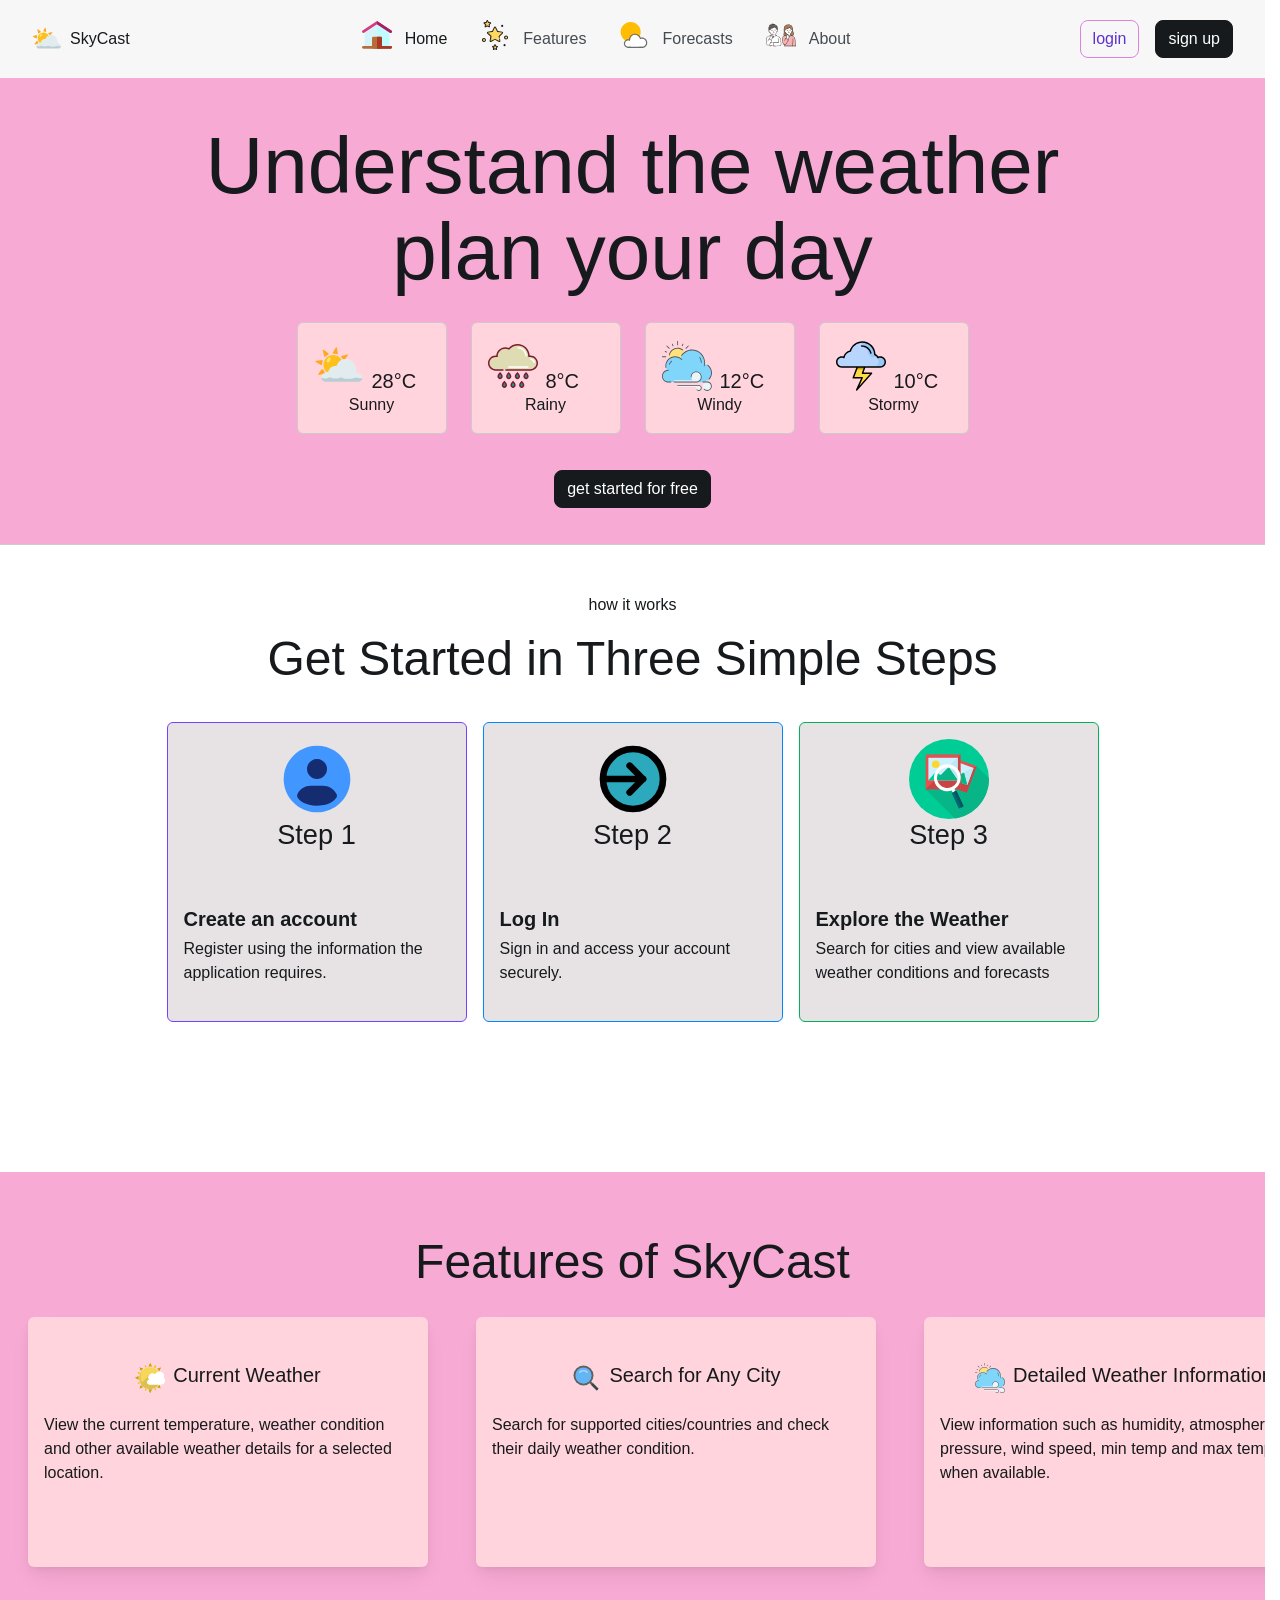
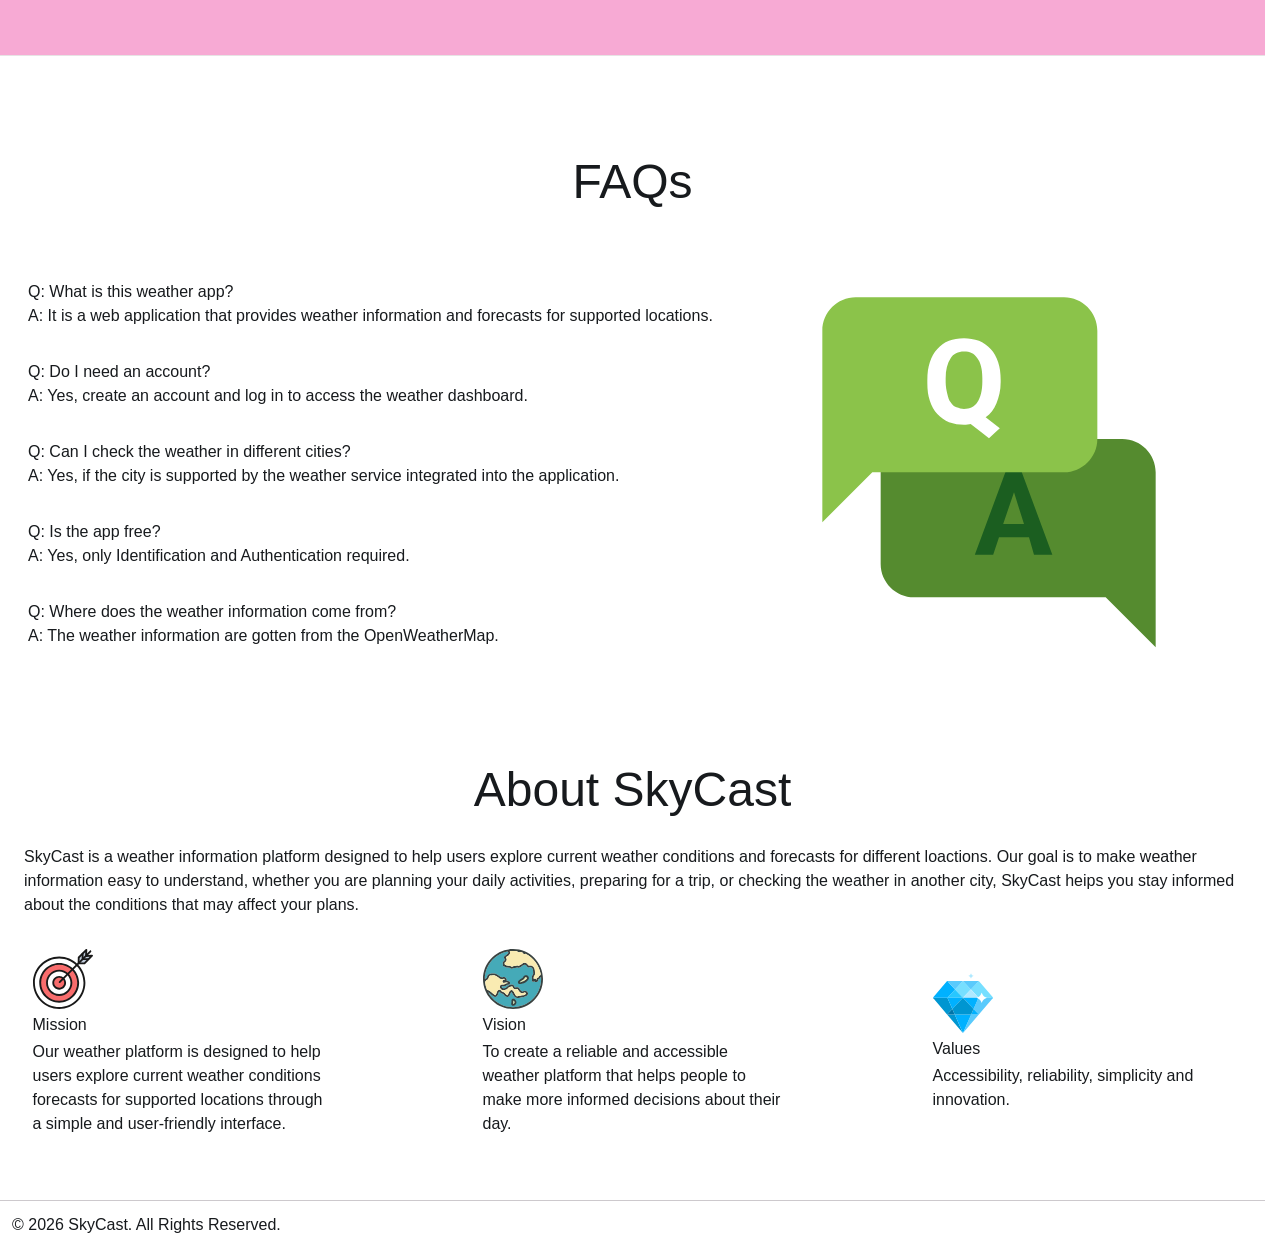
<file: index.html>
<!DOCTYPE html>
<html lang="en">
  <head>
    <meta charset="UTF-8" />
    <meta name="viewport" content="width=device-width, initial-scale=1.0" />
    <title>SkyCast</title>
    <link
      href="bootstrap-6.0.0-alpha.1-dist/bootstrap-6.0.0-alpha.1-dist/css/bootstrap.min.css"
      rel="stylesheet"
    />
    <link href="style.css" rel="stylesheet" />
  </head>
  <body>
    <nav class="d-none rounded open overflow-scroll mx-4" id="home">
      <div class="d-flex align-items-center gap-3">
        <img
          src="image/sun.svg"
          class="img-fluid object-fit-contain"
          style="width: 30px; height: 30px"
        />
        <a class="navbar-brand" href="#">SkyCast</a>
      </div>
      <ul class="d-flex mt-7">
        <li class="nav-item ms-5">
          <a href="">
            <img
              src="image/house.svg"
              class="img-fluid object-fit-contain"
              style="width: 30px; height: 30px"
            />
          </a>
          <a
            class="nav-link active"
            aria-current="page"
            href="index.html"
            >Home</a
          >
        </li>
        <li class="nav-item ms-5">
          <a href="#features">
            <img
              src="image/star.svg"
              class="img-fluid object-fit-contain"
              style="width: 30px; height: 30px"
            />
          </a>
          <a class="nav-link" href="#features">Features</a>
        </li>
        <li class="nav-item ms-5">
          <a href="login.html">
            <img
              src="image/weather.svg"
              class="img-fluid object-fit-contain"
              style="width: 30px; height: 30px"
            />
          </a>
          <a class="nav-link" href="login.html">Forecasts</a>
        </li>
        <li class="nav-item ms-5">
          <a href="#about">
            <img
              src="image/about.svg"
              class="img-fluid object-fit-contain"
              style="width: 30px; height: 30px"
            />
          </a>
          <a href="#about" class="nav-link">About</a>
        </li>
      </ul>
      <div class="d-flex gap-4 mt-5">
        <a href="login.html"
          ><button type="button" class="btn btn-outline theme-accent">
            login
          </button></a
        >
        <a href="registration.html"
          ><button type="button" class="btn btn-solid theme-inverse">
            sign up
          </button></a
        >
      </div>
    </nav>
    <nav class="navbar sm:navbar-expand bg-1 fg-2 container-fluid p-6 close" id="home">
      <div class="container-fluid">
        <div class="d-flex align-items-center gap-3">
          <img
            src="image/sun.svg"
            class="img-fluid object-fit-contain"
            style="width: 30px; height: 30px"
          />
          <a class="navbar-brand" href="#">SkyCast</a>
        </div>
        <button
          class="btn-icon navbar-toggler"
          type="button"
          data-bs-toggle="drawer"
          data-bs-target="#navbarNav"
          aria-controls="navbarNav"
          aria-expanded="false"
          aria-label="Toggle navigation"
        >
          <span class="navbar-toggler-icon" aria-hidden="true"></span>
        </button>
        <dialog
          class="drawer drawer-end"
          tabindex="-1"
          id="navbarNav"
          aria-labelledby="navbarNavLabel"
        >
          <div class="drawer-header">
            <h5 class="drawer-title" id="navbarNavLabel">Menu</h5>
            <button
              type="button"
              class="btn-close"
              data-bs-dismiss="drawer"
              aria-label="Close"
            ></button>
          </div>
          <div class="drawer-body">
            <ul class="navbar-nav mx-auto">
              <li class="nav-item ms-5">
                <a href="">
                  <img
                    src="image/house.svg"
                    class="img-fluid object-fit-contain"
                    style="width: 30px; height: 30px"
                  />
                </a>
                <a
                  class="nav-link active"
                  aria-current="page"
                  href="index.html"
                  >Home</a
                >
              </li>
              <li class="nav-item ms-5">
                <a href="#features">
                  <img
                    src="image/star.svg"
                    class="img-fluid object-fit-contain"
                    style="width: 30px; height: 30px"
                  />
                </a>
                <a class="nav-link" href="#features">Features</a>
              </li>
              <li class="nav-item ms-5">
                <a href="login.html">
                  <img
                    src="image/weather.svg"
                    class="img-fluid object-fit-contain"
                    style="width: 30px; height: 30px"
                  />
                </a>
                <a class="nav-link" href="login.html"
                  >Forecasts</a
                >
              </li>
              <li class="nav-item ms-5">
                <a href="#about">
                  <img
                    src="image/about.svg"
                    class="img-fluid object-fit-contain"
                    style="width: 30px; height: 30px"
                  />
                </a>
                <a href="#about" class="nav-link">About</a>
              </li>
            </ul>
            <a href="login.html"
              ><button type="button" class="btn btn-outline theme-accent">
                login
              </button></a
            >
            <a href="registration.html"
              ><button type="button" class="btn btn-solid theme-inverse">
                sign up
              </button></a
            >
          </div>
        </dialog>
      </div>
    </nav>
    <div class="container-fluid bg-muted-accent border-bottom">
      <div class="d-flex align-items-center justify-content-center flex-column">
        <h3 class="text-6xl font-body pb-0 pt-12 text-center">
          Understand the weather
        </h3>
        <h3 class="text-6xl font-body text-center">plan your day</h3>
        <div
          class="d-flex align-items-center justify-content-center gap-7 mt-7 none"
        >
          <div
            class="border p-5 bg-subtle-accent rounded-4"
            style="width: 150px"
          >
            <div class="d-flex align-items-center gap-3">
              <img
                src="image/sun.svg"
                class="img-fluid object-fit-cover"
                style="width: 50px; height: 50px"
              />
              <h4 class="text-center mb-0">28°C</h4>
            </div>
            <p class="text-center mb-0">Sunny</p>
          </div>
          <div
            class="border p-5 bg-subtle-accent rounded-4"
            style="width: 150px"
          >
            <div class="d-flex align-items-center gap-3">
              <img
                src="image/rain.svg"
                class="img-fluid object-fit-cover"
                style="width: 50px; height: 50px"
              />
              <h4 class="text-center mb-0">8°C</h4>
            </div>
            <p class="text-center mb-0">Rainy</p>
          </div>
          <div
            class="border p-5 bg-subtle-accent rounded-4"
            style="width: 150px"
          >
            <div class="d-flex align-items-center gap-3">
              <img
                src="image/wind.svg"
                class="img-fluid object-fit-cover"
                style="width: 50px; height: 50px"
              />
              <h4 class="text-center mb-0">12°C</h4>
            </div>
            <p class="text-center mb-0">Windy</p>
          </div>
          <div
            class="border p-5 bg-subtle-accent rounded-4"
            style="width: 150px"
          >
            <div class="d-flex align-items-center gap-3">
              <img
                src="image/storm.svg"
                class="img-fluid object-fit-cover"
                style="width: 50px; height: 50px"
              />
              <h4 class="text-center mb-0">10°C</h4>
            </div>
            <p class="text-center mb-0">Stormy</p>
          </div>
        </div>
      </div>
      <div
        class="d-flex align-items-center justify-content-center gap-5 pt-10 pb-10"
      >
        <a href="registration.html"
          ><button type="button" class="btn btn-solid theme-inverse">
            get started for free
          </button></a
        >
      </div>
    </div>
    <div class="mt-12">
      <p class="text-center">how it works</p>
      <h2 class="mb-10 text-center text-4xl">
        Get Started in Three Simple Steps
      </h2>
      <div class="d-flex align-items-center justify-content-center gap-5 step">
        <div
          class="border p-5 bg-muted-secondary border-accent rounded-4 steps"
          style="width: 300px; height: 250px"
        >
          <div
            class="d-flex align-items-center justify-content-center flex-column"
          >
            <img
              src="image/create.svg"
              class="img-fluid object-fit-contain"
              style="width: 80px; height: 80px"
            />
            <h3 class="pb-6">Step 1</h3>
          </div>
          <h4 class="fw-bold">Create an account</h4>
          <p>Register using the information the application requires.</p>
        </div>
        <div
          class="border p-5 bg-muted-secondary border-primary rounded-4 steps"
          style="width: 300px; height: 250px"
        >
          <div
            class="d-flex align-items-center justify-content-center flex-column"
          >
            <img
              src="image/login.svg"
              class="img-fluid object-fit-contain"
              style="width: 80px; height: 80px"
            />
            <h3 class="pb-6">Step 2</h3>
          </div>
          <h4 class="fw-bold">Log In</h4>
          <p>Sign in and access your account securely.</p>
        </div>
        <div
          class="border p-5 bg-muted-secondary border-success rounded-4 steps"
          style="width: 300px; height: 250px"
        >
          <div
            class="d-flex align-items-center justify-content-center flex-column"
          >
            <img
              src="image/explore.svg"
              class="img-fluid object-fit-contain"
              style="width: 80px; height: 80px"
            />
            <h3 class="pb-6">Step 3</h3>
          </div>
          <h4 class="fw-bold">Explore the Weather</h4>
          <p>
            Search for cities and view available weather conditions and
            forecasts
          </p>
        </div>
      </div>
    </div>
    <div
      class="features bg-muted-accent p-5 pb-12 border-bottom border-secondary"
      id="features"
    >
      <h3 class="text-4xl text-center mb-0 mt-12">Features of SkyCast</h3>
      <div class="grid grid-cols-3 feature">
        <div
          class="mt-8 p-5 bg-subtle-accent mx-4 rounded-4 shadow text-start box"
        >
          <div
            class="d-flex align-items-center justify-content-center gap-3 mb-6"
          >
            <img
              src="image/weather1.svg"
              class="img-fluid object-fit-contain"
              style="width: 30px; height: 30px"
            />
            <h4>Current Weather</h4>
          </div>
          <p>
            View the current temperature, weather condition and other available
            weather details for a selected location.
          </p>
        </div>
        <div
          class="mt-8 p-5 bg-subtle-accent mx-4 rounded-4 shadow text-start box"
        >
          <div
            class="d-flex align-items-center gap-3 justify-content-center mb-6"
          >
            <img
              src="image/search.svg"
              class="img-fluid object-fit-contain"
              style="width: 30px; height: 30px"
            />
            <h4>Search for Any City</h4>
          </div>
          <p>
            Search for supported cities/countries and check their daily weather
            condition.
          </p>
        </div>
        <div
          class="mt-8 p-5 bg-subtle-accent mx-4 rounded-4 shadow text-start box"
        >
          <div
            class="d-flex align-items-center gap-3 justify-content-center mb-6"
          >
            <img
              src="image/wind.svg"
              class="img-fluid object-fit-contain"
              style="width: 30px; height: 30px"
            />
            <h4>Detailed Weather Information</h4>
          </div>
          <p>
            View information such as humidity, atmospheric pressure, wind speed,
            min temp and max temp when available.
          </p>
        </div>
      </div>
    </div>
    <h3 class="text-4xl mx-4 text-center faq">FAQs</h3>
    <div class="d-flex align-items-center gap-12" id="faq">
      <div>
        <div class="mx-4 p-5">
          <p class="mb-0">Q: What is this weather app?</p>
          <p class="mb-0">
            A: It is a web application that provides weather information and
            forecasts for supported locations.
          </p>
        </div>
        <div class="mx-4 p-5">
          <p class="mb-0">Q: Do I need an account?</p>
          <p class="mb-0">
            A: Yes, create an account and log in to access the weather
            dashboard.
          </p>
        </div>
        <div class="mx-4 p-5">
          <p class="mb-0">Q: Can I check the weather in different cities?</p>
          <p class="mb-0">
            A: Yes, if the city is supported by the weather service integrated
            into the application.
          </p>
        </div>
        <div class="mx-4 p-5">
          <p class="mb-0">Q: Is the app free?</p>
          <p class="mb-0">
            A: Yes, only Identification and Authentication required.
          </p>
        </div>
        <div class="mx-4 p-5">
          <p class="mb-0">Q: Where does the weather information come from?</p>
          <p class="mb-0">
            A: The weather information are gotten from the OpenWeatherMap.
          </p>
        </div>
      </div>
      <img
        src="image/faq.svg"
        class="img-fluid object-fit-contain"
        style="width: 400px; height: 500px"
      />
    </div>
    <div class="mx-4" id="about">
      <h2 class="text-center mb-8 text-4xl about">About SkyCast</h2>
      <p class="mx-4">
        SkyCast is a weather information platform designed to help users explore
        current weather conditions and forecasts for different loactions. Our
        goal is to make weather information easy to understand, whether you are
        planning your daily activities, preparing for a trip, or checking the
        weather in another city, SkyCast heips you stay informed about the
        conditions that may affect your plans.
      </p>
      <div class="d-flex align-items-center justify-content-center item">
        <div class="mt-5" style="width: 300px">
          <img
            src="image/target.svg"
            class="img-fluid object-fit-contain mb-2"
            style="width: 60px; height: 60px"
          />
          <h5>Mission</h5>
          <p>
            Our weather platform is designed to help users explore current
            weather conditions forecasts for supported locations through a
            simple and user-friendly interface.
          </p>
        </div>
        <div class="mt-5" style="width: 300px">
          <img
            src="image/globe.svg"
            class="img-fluid object-fit-contain mb-2"
            style="width: 60px; height: 60px"
          />
          <h5>Vision</h5>
          <p>
            To create a reliable and accessible weather platform that helps
            people to make more informed decisions about their day.
          </p>
        </div>
        <div class="mt-5" style="width: 300px">
          <img
            src="image/gem.svg"
            class="img-fluid object-fit-contain mb-2"
            style="width: 60px; height: 60px"
          />
          <h5>Values</h5>
          <p>Accessibility, reliability, simplicity and innovation.</p>
        </div>
      </div>
    </div>
    <footer>
      <div class="border-top border-muted-accent mt-12 position-relative">
        <p class="mx-4 mt-4">© 2026 SkyCast. All Rights Reserved.</p>
        <p
          class="mt-4 position-absolute top-0 end-0 mx-12 bg-accent rounded-4 p-2 d-none top"
        >
          <!-- <a href="#home" class="text-decoration-none fg-white up">
            Back to top
          </a> -->
          <a href="#home" class="text-decoration-none fg-white">
            ↑
          </a>
        </p>
      </div>
    </footer>
    <script src="bootstrap-6.0.0-alpha.1-dist/bootstrap-6.0.0-alpha.1-dist/js/bootstrap.bundle.min.js"></script>
  </body>
</html>
</file>
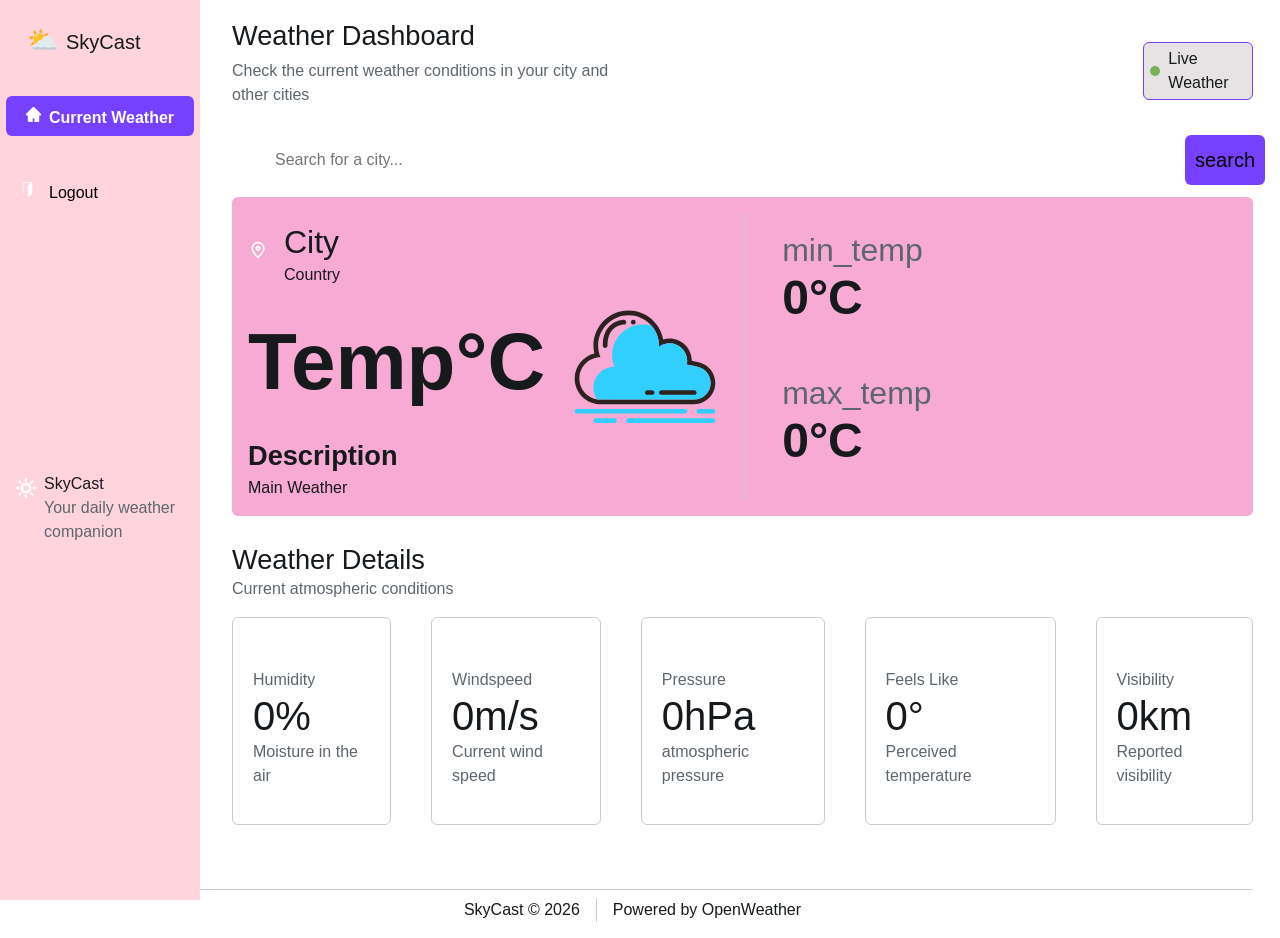
<file: forecast.html>
<!DOCTYPE html>
<html lang="en">
<head>
  <meta charset="UTF-8">
  <meta name="viewport" content="width=device-width, initial-scale=1.0">
  <title>forecast</title>
  <link
    href="bootstrap-6.0.0-alpha.1-dist/bootstrap-6.0.0-alpha.1-dist/css/bootstrap.min.css"
    rel="stylesheet"
  />
  <link href="style.css" rel="stylesheet" />
</head>
<body>
  <nav class="nav2 bg-muted-accent">
    <div class="d-flex align-items-center gap-2">
      <img src="image/sun.svg" class="img-fluid object-fit-contain mt-5" style="width: 20px; height: 20px">
      <h4 class="mb-5">SkyCast</h4>
    </div>
      <p class="mb-0 mt-5"><a href="forecast.html" class="text-decoration-none fg-white fw-semibold">Current Weather</a></p>
      <!-- <p class="mb-0 mt-5"><a href="index.html" class="text-decoration-none fg-white">Logout</a></p> -->
       <button onclick="logout()" class="border-0 bg-muted-accent mt-4">Logout</button>
  </nav>
  <nav class="bg-subtle-accent position-fixed top-0 nav1" style="width: 200px; height: 100vh">
    <div class="d-flex align-items-center gap-3 ms-8">
      <img src="image/sun.svg" class="img-fluid object-fit-contain mt-6" style="width: 30px; height: 30px">
      <h4>SkyCast</h4>
    </div>
    <div class="d-flex align-items-start justify-content-center gap-3 mt-10 rounded-4 bg-accent mx-2 py-2 px-4">
      <a href="forecast.html">
        <img src="image/home.svg" class="img-fluid object-fit-contain" style="width: 15px; height: 15px">
      </a>
      <p class="mb-0 pt-1"><a href="forecast.html" class="text-decoration-none fg-white fw-semibold">Current Weather</a></p>
    </div>
    <div class="d-flex align-items-center gap-3 mt-10 ms-6">
      <a href="index.html">
        <img src="image/logout.svg" class="img-fluid object-fit-contain" style="width: 15px; height: 15px">
      </a>
      <!-- <p class="mb-0"><a href="index.html" class="text-decoration-none fg-white">Logout</a></p> -->
      <button onclick="logout()" class="border-0 bg-subtle-accent mt-3">Logout</button>
    </div>
    <div class="d-flex align-items-start gap-3 p-5" style="margin-top: 250px;">
      <img src="image/sun1.svg" class="img-fluid object-fit-contain mt-2" style="width: 20px; height: 20px">
      <div>
        <p class="mb-0">SkyCast</p>
        <p class="mb-0 fg-secondary">Your daily weather companion</p>
      </div>
    </div>
  </nav>
  <div class="container-fluid">
    <div class="mt-6 d-flex align-items-center head" style="margin-left: 220px; gap: 520px">
      <div>
        <h3>Weather Dashboard</h3>
        <p class="fg-secondary">Check the current weather conditions in your city and other cities</p>
      </div>
      <div class="d-flex align-items-center gap-3 border rounded-4 p-1 bg-muted-secondary border-accent px-2 live">
        <img src="image/green-circle.svg" class="img-fluid object-fit-contain" style="width: 10px; height: 10px">
        <p class="mb-0">Live Weather</p>
      </div>
    </div>
    <form id="weather-form" style="margin-left: 220px;" class="d-flex align-items-center">
      <div class="name position-relative">
        <img src="image/search2.svg" class="img-fluid object-fit-contain" style="width: 20px; height: 20px">
        <input type="text" id="searchInput" placeholder="Search for a city...">
      </div>
      <button type="submit" class="rounded-4 border-0 bg-accent fs-lg" style="padding: 10px; width: 150px">search</button>
    </form>
    <div style="margin-left: 220px" class="bg-muted-accent p-5 rounded-4 fore">
      <div class="d-flex align-items-center gap-10">
        <div class="border-end bod">
          <div class="d-flex align-items-center gap-5">
            <img src="image/location.svg" class="img-fluid object-fit-contain" style="width: 20px; height: 20px">
            <div class="mt-3">
              <p id="weathercity" class="mb-0 text-2xl">City</p>
              <p id="weathercountry" class="mb-0">Country</p>
            </div>
          </div>
          <div class="d-flex align-items-center gap-0" style="height: 150px">
            <p id="weathertemp" class="fs-6xl text fw-semibold mb-0">Temp°C</p>
            <img src="image/clouds.svg" class="img-fluid object-fit-contain" style="width: 200px; height:150px"
            id="weathericon">
          </div>
          <p id="weatherdesc" class="mb-0 text-xl fw-semibold">Description</p>
          <p id="weathermain" class="mb-0">Main Weather</p>
        </div>
        <div>
          <div class="mb-12">
            <p class="mb-0 text-2xl fg-secondary">min_temp</p>
            <p id="min_temp" class="text-4xl fw-semibold">0°C</p>
          </div>
          <div>
            <p class="mb-0 text-2xl fg-secondary">max_temp</p>
            <p id="max_temp" class="text-4xl fw-semibold">0°C</p>
          </div>
        </div>
      </div>
    </div>
    <div style="margin-left: 220px" class="details">
      <div class="mt-8">
        <h3 class="mb-0">Weather Details</h3>
        <p class="fg-secondary">Current atmospheric conditions</p>
      </div> 
      <div class="d-flex align-items-center mb-5 gap-11 details1">
        <div class="border rounded-4 p-6">
          <img src="image/humidity.svg" class="img-fluid object-fit-contain" style="width: 30px; height: 30px">
          <p class="fg-secondary mb-0">Humidity</p>
          <p class="mb-0 text-3xl" id="humidity">0%</p>
          <p class="fg-secondary">Moisture in the air</p>
        </div>
        <div class="border rounded-4 p-6">
          <img src="image/windspeed.svg" class="img-fluid object-fit-contain" style="width: 30px; height: 30px">
          <p class="fg-secondary mb-0">Windspeed</p>
          <p class="mb-0 text-3xl" id="speed">0m/s</p>
          <p class="fg-secondary">Current wind speed</p>
        </div>
        <div class="border rounded-4 p-6">
          <img src="image/pressure.svg" class="img-fluid object-fit-contain" style="width: 30px; height: 30px">
          <p class="fg-secondary mb-0">Pressure</p>
          <p class="mb-0 text-3xl" id="pressure">0hPa</p>
          <p class="fg-secondary">atmospheric pressure</p>
        </div>
        <div class="border rounded-4 p-6">
          <img src="image/feelslike.svg" class="img-fluid object-fit-contain" style="width: 30px; height: 30px">
          <p class="fg-secondary mb-0">Feels Like</p>
          <p class="mb-0 text-3xl" id="weatherfeel">0°</p>
          <p class="fg-secondary">Perceived temperature</p>
        </div>
        <div class="border rounded-4 p-6">
          <img src="image/visibility.svg" class="img-fluid object-fit-contain" style="width: 30px; height: 30px">
          <p class="fg-secondary mb-0">Visibility</p>
          <p class="mb-0 text-3xl" id="visibility">0km</p>
          <p class="fg-secondary">Reported visibility</p>
        </div>
      </div>
    </div>
    <footer class="pt-12">
      <div class="d-flex align-items-center gap-5 border-top justify-content-center pt-3">
        <p class="border-end pe-5">SkyCast © 2026</p>
        <p>Powered by OpenWeather</p>
      </div>
    </footer>
  </div>
  <script src="script.js"></script>
</body>
</html>
</file>
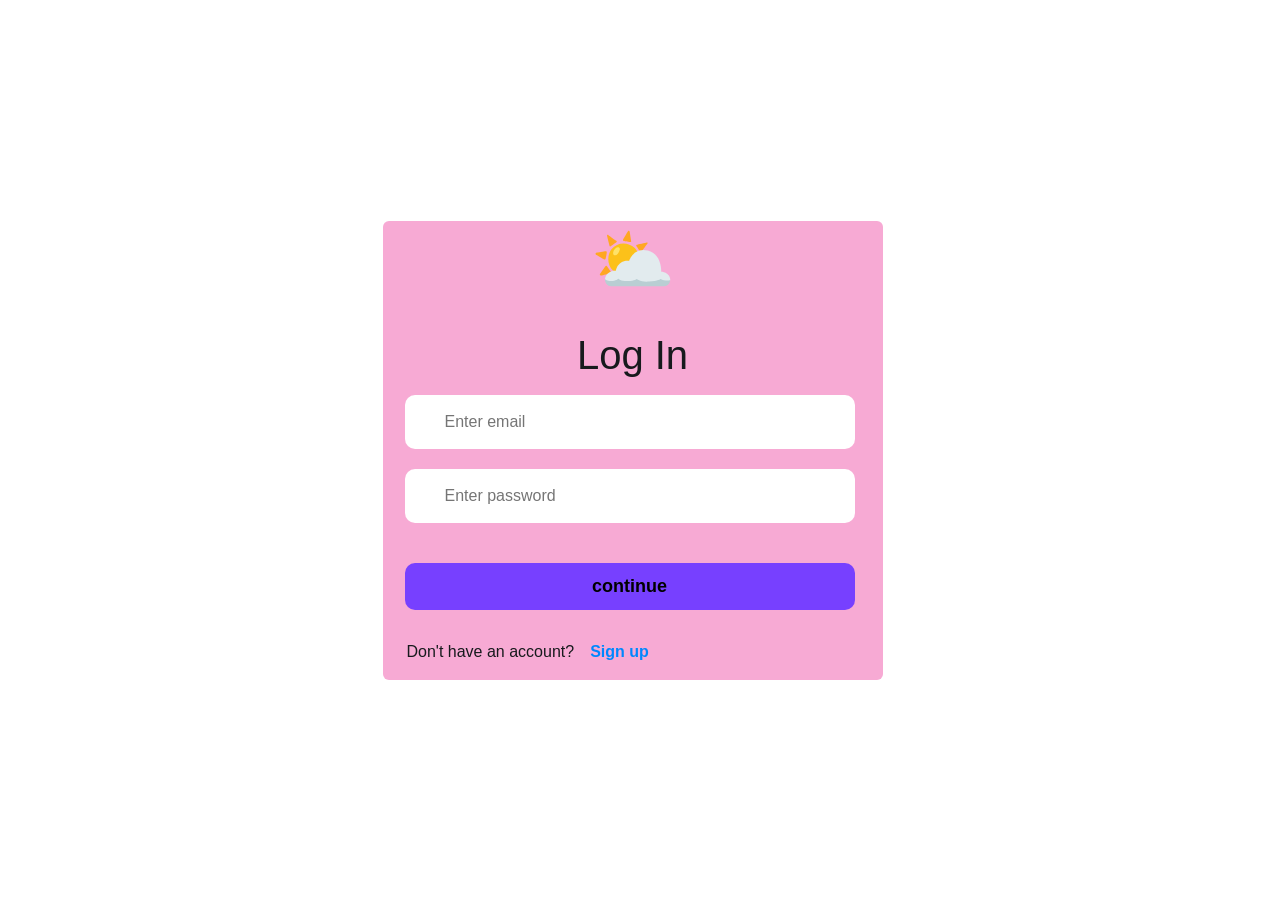
<file: login.html>
<!DOCTYPE html>
<html lang="en">
  <head>
    <meta charset="UTF-8" />
    <meta name="viewport" content="width=device-width, initial-scale=1.0" />
    <title>login</title>
    <link
      href="bootstrap-6.0.0-alpha.1-dist/bootstrap-6.0.0-alpha.1-dist/css/bootstrap.min.css"
      rel="stylesheet"
    />
    <link href="style.css" rel="stylesheet" />
  </head>
  <body class="body">
    <form id="login-form">
      <div class="container bg-muted-accent rounded-4 login" style="width: 500px">
        <div class="d-flex align-items-center justify-content-center flex-column">
          <img
            src="image/sun.svg"
            class="img-fluid object-fit-contain"
            style="width: 80px; height: 80px"
            id="logo"
          />
          <h4 class="text-3xl">Log In</h4>
        </div>
        <div class="position-relative name">
          <img
            src="image/email.svg"
            class="img-fluid object-fit-contain"
            style="width: 20px; height: 20px"
          />
          <input type="email" id="email" placeholder="Enter email" /><br />
        </div>
        <div class="position-relative name">
          <img
            src="image/password.svg"
            class="img-fluid object-fit-contain"
            style="width: 20px; height: 20px"
          />
          <input type="password" id="pwd" placeholder="Enter password" /><br />
        </div>
        <button type="submit" id="btn" class="bg-accent fw-bold">continue</button>
        <div class="d-flex align-items-center mx-4 gap-5">
          <p>Don't have an account?</p>
          <p>
            <a href="registration.html" class="text-decoration-none fw-bolder"
              >Sign up</a
            >
          </p>
        </div>
      </div>
    </form>
    <script src="bootstrap-6.0.0-alpha.1-dist/bootstrap-6.0.0-alpha.1-dist/js/bootstrap.bundle.js"></script>
    <script src="login.js"></script>
  </body>
</html>
</file>
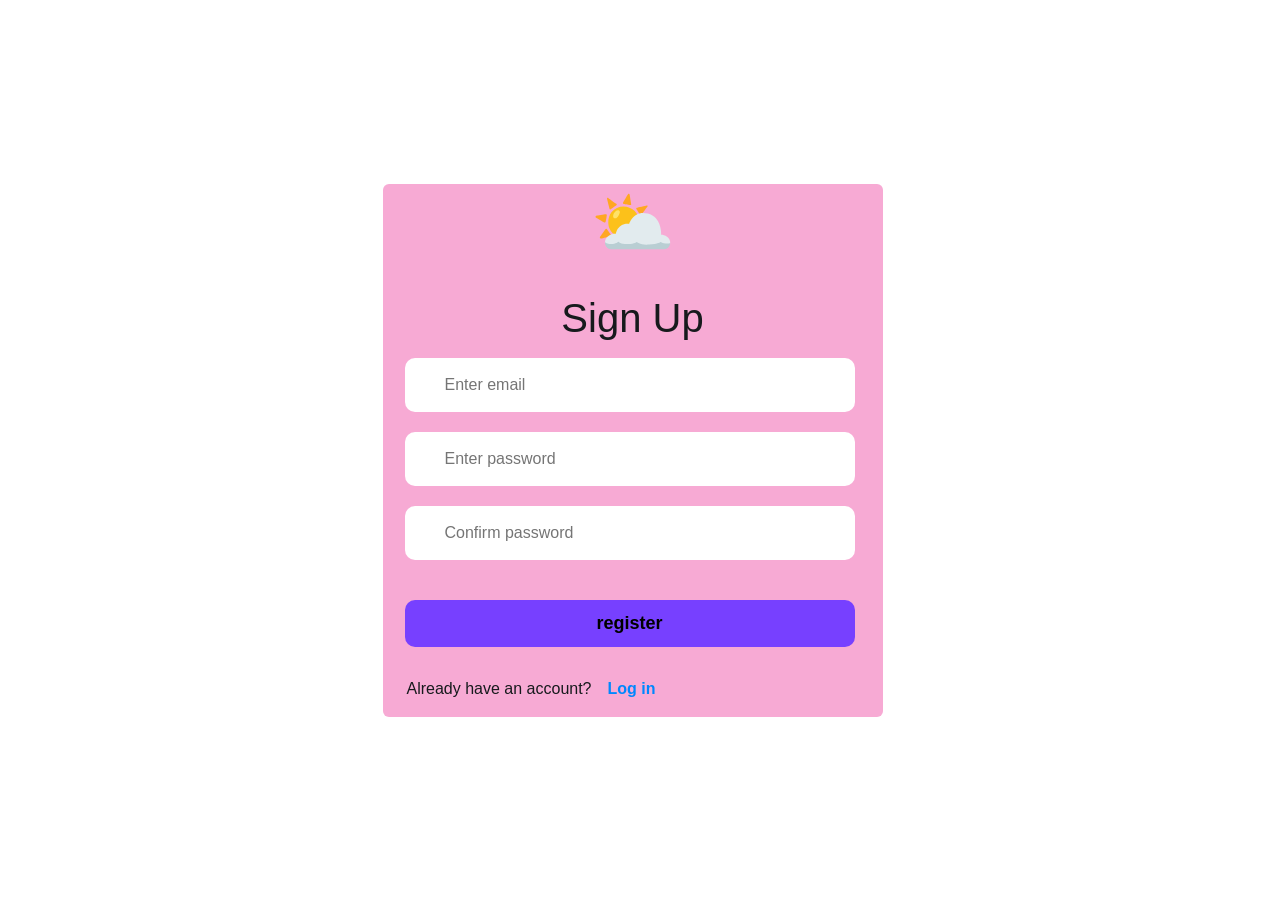
<file: registration.html>
<!DOCTYPE html>
<html lang="en">
  <head>
    <meta charset="UTF-8" />
    <meta name="viewport" content="width=device-width, initial-scale=1.0" />
    <title>registration</title>
    <link
      href="bootstrap-6.0.0-alpha.1-dist/bootstrap-6.0.0-alpha.1-dist/css/bootstrap.min.css"
      rel="stylesheet"
    />
    <link href="style.css" rel="stylesheet" />
  </head>
  <body class="body">
    <form id="register-form">
      <div
        class="container bg-muted-accent rounded-4 register"
        style="width: 500px"
      >
        <div class="d-flex align-items-center justify-content-center flex-column">
          <img
            src="image/sun.svg"
            class="img-fluid object-fit-contain"
            id="logo"
            style="width: 80px; height: 80px"
          />
          <h4 class="text-3xl">Sign Up</h4>
        </div>
        <div class="position-relative name">
          <img
            src="image/email.svg"
            class="img-fluid object-fit-contain"
            style="width: 20px; height: 20px"
          />
          <input type="email" id="email" placeholder="Enter email" /><br />
        </div>
        <div class="position-relative name">
          <img
            src="image/password.svg"
            class="img-fluid object-fit-contain"
            style="width: 20px; height: 20px"
          />
          <input type="password" id="pwd" placeholder="Enter password" /><br />
        </div>
        <div class="position-relative name">
          <img
            src="image/password.svg"
            class="img-fluid object-fit-contain"
            style="width: 20px; height: 20px"
          />
          <input type="password" id="password" placeholder="Confirm password" /><br />
        </div>
        <button type="submit" id="btn" class="bg-accent fw-bold">register</button>
        <div class="d-flex align-items-center mx-4 gap-5">
          <p>Already have an account?</p>
          <p>
            <a href="login.html" class="text-decoration-none fw-bolder">Log in</a>
          </p>
        </div>
      </div>
    </form>

    <script src="bootstrap-6.0.0-alpha.1-dist/bootstrap-6.0.0-alpha.1-dist/js/bootstrap.bundle.js"></script>
    <script src="register.js"></script>
  </body>
</html>
</file>
<file: style.css>
body,
html {
  scroll-behavior: smooth;
}
.item {
  gap: 150px;
}
.features {
  margin-top: 150px;
}
.steps{
  height: 300px !important;
}
.faq {
  margin-top: 100px;
}
.about {
  margin-top: 50px;
}
footer p a:hover {
  text-decoration: underline;
}
.body {
  display: flex;
  justify-content: center;
  align-items: center;
  height: 100vh;
}
input {
  width: 450px;
  padding: 15px 40px;
  margin: 10px 10px 10px 10px;
  border-radius: 10px;
  border: none;
}
#searchInput{
  width: 940px;
  margin-left: 3px;
}
#btn {
  width: 450px;
  padding: 10px;
  margin: 30px 10px 30px 10px;
  border-radius: 10px;
  border: none;
  font-size: large;
}
.name img {
  position: absolute;
  margin-left: 20px;
  top: 30px;
  transform: translateX(-30);
}
#btn:hover {
  background-color: purple;
}
.box{
  width: 400px !important;
  height: 250px !important;
  margin-bottom: 40px !important;
}
.box img, h4{
  margin-top: 30px !important;
}
.nav2{
  display: none;
}
@media (max-width: 577px) {
  .none {
    display: none;
  }
  .faq {
    display: none;
  }
  #faq {
    display: none;
  }
  .item {
    flex-direction: column;
    gap: 0;
  }
  .item img {
    width: 25px !important;
    height: 25px !important;
  }
  .step {
    margin-left: 20px;
    margin-right: 20px;
    flex-direction: column !important;
  }
  .step img {
    width: 25px !important;
    height: 25px !important;
  }
  .steps{
    height: 250px !important;
  }
  .features {
    margin-top: 30px !important;
  }
  .feature {
    overflow-x: scroll !important;
    gap: 2px !important;
    padding: 5px !important;
  }
  .box {
    margin: 5px !important;
    width: 330px !important;
    margin-top: 25px !important;
  }
  .feature img {
    width: 20px !important;
    height: 20px !important;
  }
  .up {
    display: none;
  }
  .top {
    display: block;
  }
  .close {
    display: none;
  }
  .open {
    display: flex;
    gap: 30px;
  }
  .login {
    margin-left: 20px !important;
    margin-right: 10px !important;
    width: 350px !important;
  }
  .login input {
    width: 95% !important;
  }
  .login button {
    width: 95% !important;
  }
  .login img {
    width: 20px !important;
    height: 20px !important;
    margin-top: 1px !important;
    margin-left: 20px !important;
  }
  .register {
    margin-left: 20px !important;
    margin-right: 10px !important;
    width: 350px !important;
  }
  .register input {
    width: 95% !important;
  }
  .register button {
    width: 95% !important;
  }
  .register img {
    width: 20px !important;
    height: 20px !important;
    margin-top: 0px !important;
    margin-left: 20px !important;
  }
  #logo {
    width: 50px !important;
    height: 50px !important;
  }
  .nav1{
    display: none;
  }
  .head{
    margin-left: 2px !important;
    gap: 10px !important;
  }
  .live{
    display: none;
  }
  #weather-form{
    margin-left: 2px !important;
  }
  #searchInput{
    width: 200px !important;
  }
  .fore{
    margin-left: 2px !important;
  }
  .fore p{
    font-size: 15px !important;
  }
  #weathertemp{
    font-size: 18px !important;
  }
  .details{
    margin-left: 2px !important;
  }
  .details1{
    overflow-x: scroll !important;
    gap: 15px !important;
    font-size: 10px !important;
    flex-shrink: 0 !important;
  }
  .bod{
    border: none !important;
  }
  .nav2{
    display: flex;
    align-items: center;
    justify-content: center;
    gap: 30px;
  }
}
@media (min-width: 579px) and (max-width: 768px){
  .none {
    display: flex;
  }
  .faq {
    display: none;
  }
  #faq {
    display: none;
  }
  .item {
    flex-direction: row !important;
    gap: 20px;
    margin: 10px 12px;
    align-items: flex-start !important;
  }
  .item img {
    width: 25px !important;
    height: 25px !important;
  }
  .step {
    margin-left: 20px;
    margin-right: 20px;
    flex-direction: row !important;
  }
  .step img {
    width: 25px !important;
    height: 25px !important;
  }
  .steps{
    height: 250px !important;
  }
  .features {
    margin-top: 30px !important;
  }
  .feature {
    overflow-x: scroll !important;
    gap: 2px !important;
    padding: 5px !important;
  }
  .box {
    margin: 5px !important;
    width: 330px !important;
    margin-top: 25px !important;
  }
  .feature img {
    width: 20px !important;
    height: 20px !important;
  }
  .up {
    display: none;
  }
  .top {
    display: block;
  }
  .close {
    display: none;
  }
  .open {
    display: flex;
    gap: 30px;
  }
  .login {
    margin-left: 20px !important;
    margin-right: 10px !important;
    width: 350px !important;
  }
  .login input {
    width: 95% !important;
  }
  .login button {
    width: 95% !important;
  }
  .login img {
    width: 20px !important;
    height: 20px !important;
    margin-top: 1px !important;
    margin-left: 20px !important;
  }
  .register {
    margin-left: 20px !important;
    margin-right: 10px !important;
    width: 350px !important;
  }
  .register input {
    width: 95% !important;
  }
  .register button {
    width: 95% !important;
  }
  .register img {
    width: 20px !important;
    height: 20px !important;
    margin-top: 0px !important;
    margin-left: 20px !important;
  }
  #logo {
    width: 50px !important;
    height: 50px !important;
  }
  .nav1{
    display: none;
  }
  .head{
    margin-left: 2px !important;
    gap: 10px !important;
  }
  .live{
    display: none;
  }
  #weather-form{
    margin-left: 2px !important;
  }
  #searchInput{
    width: 600px !important;
  }
  .fore{
    margin-left: 2px !important;
  }
  #weathertemp{
    font-size: 50px !important;
  }
  /* .fore p{
    font-size: 25px !important;
  } */
  .details{
    margin-left: 2px !important;
  }
  .details1{
    overflow-x: scroll !important;
    gap: 15px !important;
    font-size: 10px !important;
    flex-shrink: 0 !important;
  }
  .bod{
    border: none !important;
  }
  .nav2{
    display: flex;
    align-items: center;
    justify-content: center;
    gap: 30px;
  }
}
@media (min-width: 769px) and (max-width: 1024px){
  .none {
    display: flex;
  }
  .faq {
    display: block;
  }
  #faq {
    display: flex;
  }
  nav ul{
    margin-left: 150px !important;
    margin-right: 100px !important;
  }
  .item {
    flex-direction: row !important;
    gap: 20px;
    margin: 10px 12px;
    align-items: flex-start !important;
  }
  .item img {
    width: 25px !important;
    height: 25px !important;
  }
  .step {
    margin-left: 20px;
    margin-right: 20px;
    flex-direction: row !important;
  }
  .step img {
    width: 25px !important;
    height: 25px !important;
  }
  .steps{
    height: 250px !important;
  }
  .features {
    margin-top: 50px !important;
  }
  .feature {
    overflow-x: scroll !important;
    gap: 2px !important;
    padding: 5px !important;
  }
  .feature::-webkit-scrollbar{
    display: none;
  }
  .box {
    margin: 5px !important;
    width: 330px !important;
    margin-top: 25px !important;
  }
  .feature img {
    width: 20px !important;
    height: 20px !important;
  }
  .up {
    display: none;
  }
  .top {
    display: block;
  }
  .close {
    display: none;
  }
  .open {
    display: flex;
    gap: 30px;
  }
  .login {
    margin-left: 20px !important;
    margin-right: 10px !important;
    width: 350px !important;
  }
  .login input {
    width: 95% !important;
  }
  .login button {
    width: 95% !important;
  }
  .login img {
    width: 20px !important;
    height: 20px !important;
    margin-top: 1px !important;
    margin-left: 20px !important;
  }
  .register {
    margin-left: 20px !important;
    margin-right: 10px !important;
    width: 350px !important;
  }
  .register input {
    width: 95% !important;
  }
  .register button {
    width: 95% !important;
  }
  .register img {
    width: 20px !important;
    height: 20px !important;
    margin-top: 0px !important;
    margin-left: 20px !important;
  }
  #logo {
    width: 50px !important;
    height: 50px !important;
  }
  .nav1{
    display: block;
  }
  .nav2{
    display: none !important;
  }
  .head{
    margin-left: 200px !important;
    gap: 10px !important;
  }
  .live{
    display: none;
  }
  #weather-form{
    margin-left: 200px !important;
  }
  #searchInput{
    width: 650px !important;
  }
  .fore{
    margin-left: 200px !important;
  }
  #weathertemp{
    font-size: 50px !important;
  }
  /* .fore p{
    font-size: 25px !important;
  } */
  .details{
    margin-left: 200px !important;
  }
  .details1{
    overflow-x: scroll !important;
    gap: 30px !important;
    font-size: 10px !important;
    flex-shrink: 0 !important;
  }
  .bod{
    border: none !important;
  }
  /* .nav2{
    display: flex;
    align-items: center;
    justify-content: center;
    gap: 30px;
  } */
}
</file>
